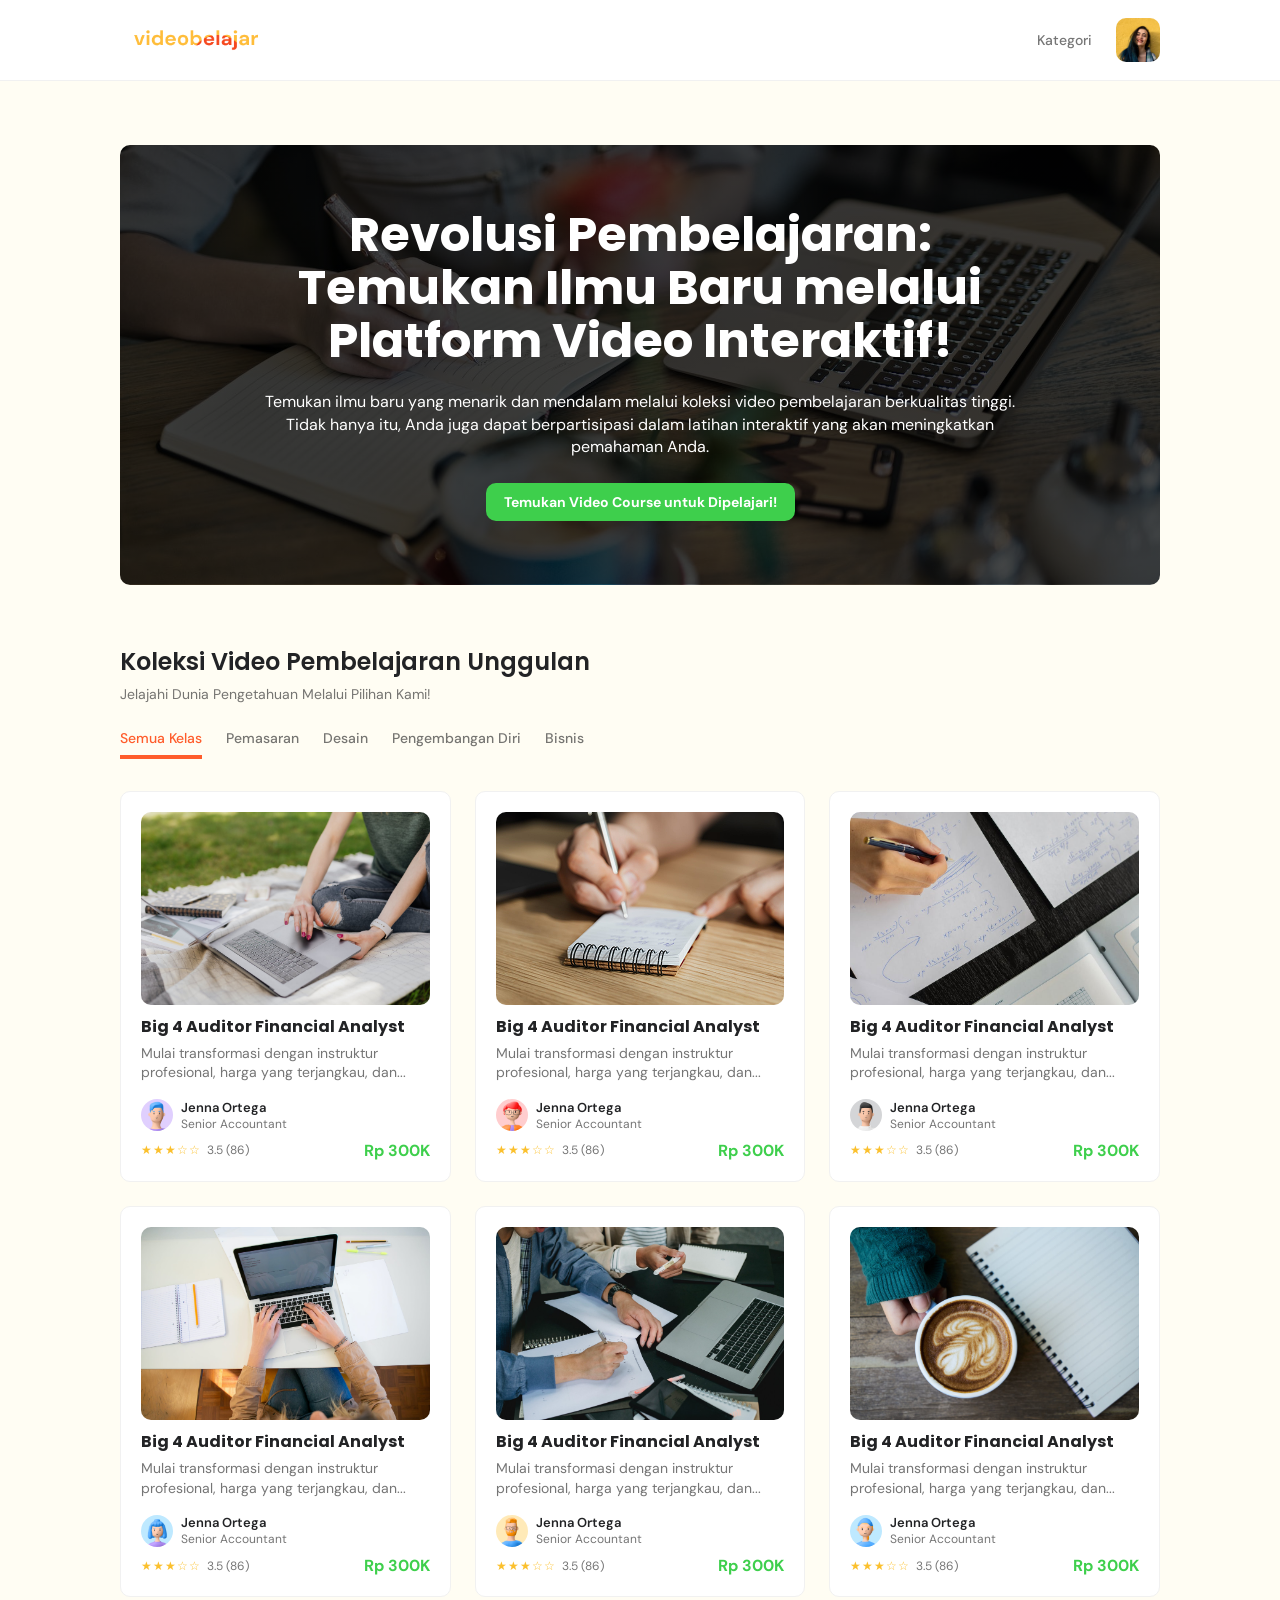
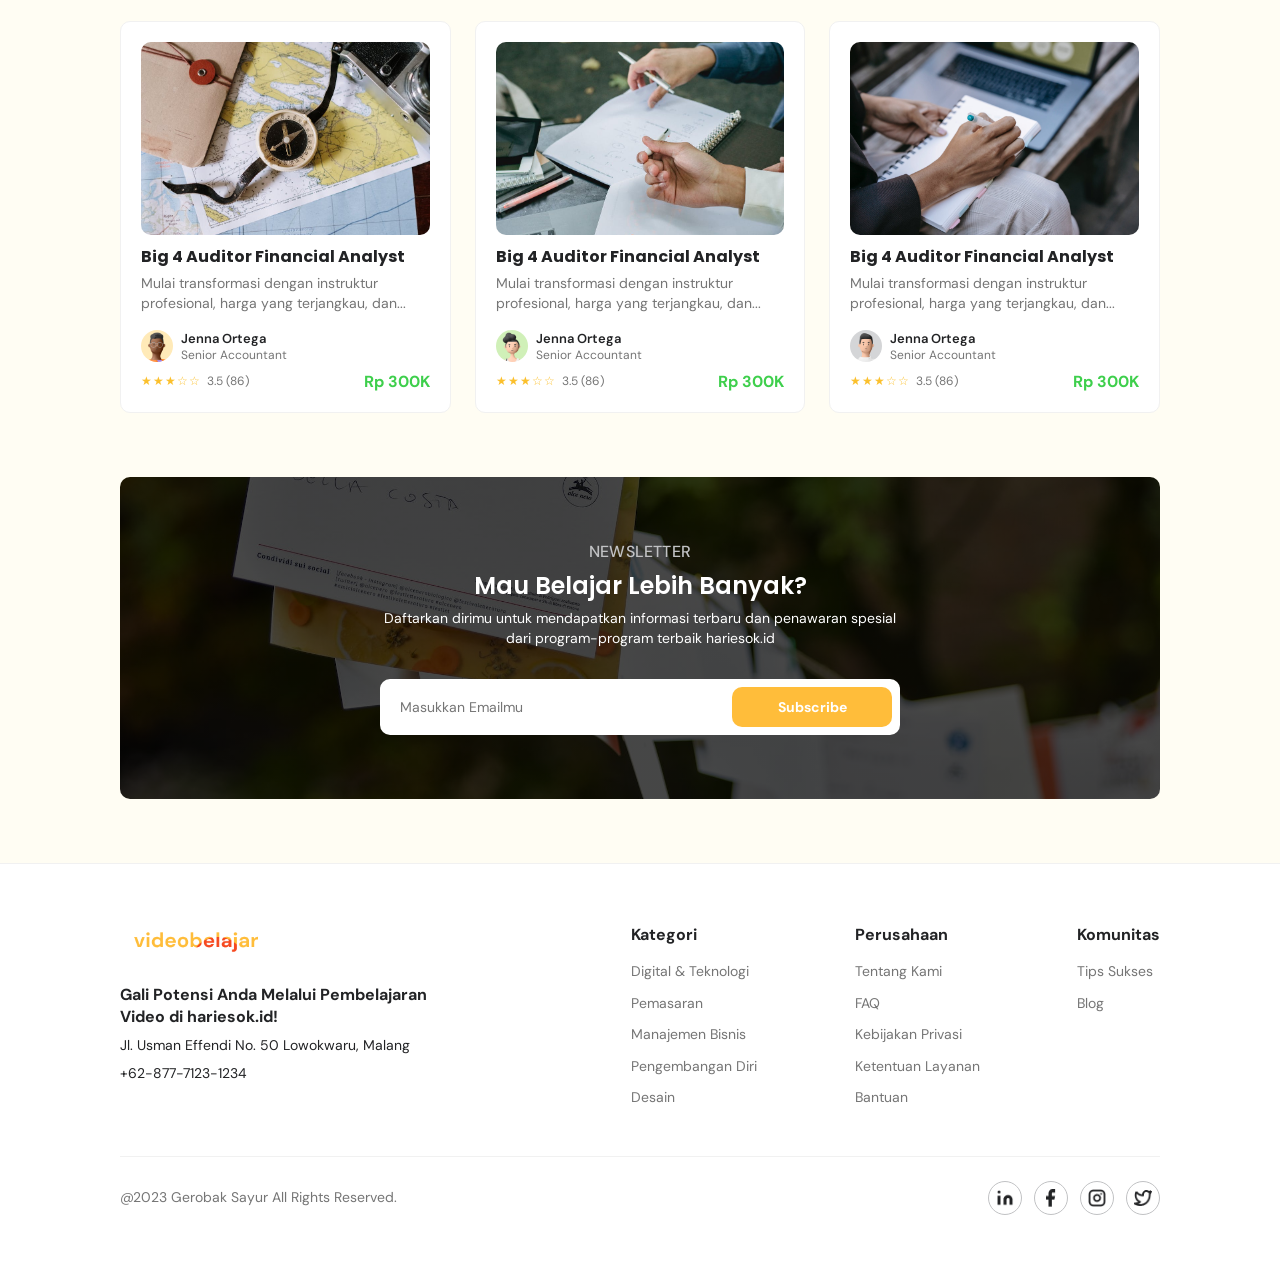
<file: index.html>
<!DOCTYPE html>
<html lang="id">
<head>
    <meta charset="UTF-8">
    <meta name="viewport" content="width=device-width, initial-scale=1.0">
    <title>Beranda - Video Belajar</title>
    <link rel="stylesheet" href="../styles/index.css">
</head>
<body>

    <!-- HEADER -->
    <header class="header">
        <nav class="navbar">
            <a href="./beranda.html" class="navbar-brand">
                <img src="../images/logo.png" alt="Logo Video Belajar" class="navbar-logo">
            </a>
    
            <button class="hamburger" type="button" aria-label="Menu">
                ☰
            </button>
    
            <div class="navbar-menu">
                <a href="#" class="navbar-link">Kategori</a>
                <img src="../images/avatar.png" alt="Profile" class="navbar-avatar">
            </div>
        </nav>
    </header>
    
    <main class="home-main">
        <section class="hero">
            <div class="hero-content">
                <h1>
                    Revolusi Pembelajaran: Temukan Ilmu Baru melalui Platform Video Interaktif!
                </h1>
    
                <p>
                    Temukan ilmu baru yang menarik dan mendalam melalui koleksi video pembelajaran berkualitas tinggi.
                    Tidak hanya itu, Anda juga dapat berpartisipasi dalam latihan interaktif yang akan meningkatkan
                    pemahaman Anda.
                </p>
    
                <a href="#" class="hero-button">
                    Temukan Video Course untuk Dipelajari!
                </a>
            </div>
        </section>
    
        <section class="course-section">
            <div class="section-heading">
                <h2>Koleksi Video Pembelajaran Unggulan</h2>
                <p>Jelajahi Dunia Pengetahuan Melalui Pilihan Kami!</p>
            </div>
    
            <div class="category-tabs">
                <a href="#" class="active">Semua Kelas</a>
                <a href="#">Pemasaran</a>
                <a href="#">Desain</a>
                <a href="#">Pengembangan Diri</a>
                <a href="#">Bisnis</a>
            </div>
    
            <div class="course-list">    
                <!-- CARD 1 -->
                <article class="course-card">
                    <img src="../images/course-1.jpg" alt="Course" class="course-image">

                    <div class="course-info">
                        <h3>Big 4 Auditor Financial Analyst</h3>
                        <p class="course-desc">
                            Mulai transformasi dengan instruktur profesional, harga yang terjangkau, dan...
                        </p>

                        <div class="mentor">
                            <img src="../images/avatar-1.png" alt="Mentor">
                            <div>
                                <h4>Jenna Ortega</h4>
                                <p>Senior Accountant</p>
                            </div>
                        </div>

                        <div class="course-bottom">
                            <div class="rating">
                                <span class="stars">★★★☆☆</span>
                                <span>3.5 (86)</span>
                            </div>
                            <strong>Rp 300K</strong>
                        </div>
                    </div>
                </article>

                <!-- CARD 2 -->
                <article class="course-card">
                    <img src="../images/course-2.png" alt="Course" class="course-image">

                    <div class="course-info">
                        <h3>Big 4 Auditor Financial Analyst</h3>
                        <p class="course-desc">
                            Mulai transformasi dengan instruktur profesional, harga yang terjangkau, dan...
                        </p>

                        <div class="mentor">
                            <img src="../images/avatar-2.png" alt="Mentor">
                            <div>
                                <h4>Jenna Ortega</h4>
                                <p>Senior Accountant</p>
                            </div>
                        </div>

                        <div class="course-bottom">
                            <div class="rating">
                                <span class="stars">★★★☆☆</span>
                                <span>3.5 (86)</span>
                            </div>
                            <strong>Rp 300K</strong>
                        </div>
                    </div>
                </article>

                <!-- CARD 3 -->
                <article class="course-card">
                    <img src="../images/course-3.jpg" alt="Course" class="course-image">

                    <div class="course-info">
                        <h3>Big 4 Auditor Financial Analyst</h3>
                        <p class="course-desc">
                            Mulai transformasi dengan instruktur profesional, harga yang terjangkau, dan...
                        </p>

                        <div class="mentor">
                            <img src="../images/avatar-3.png" alt="Mentor">
                            <div>
                                <h4>Jenna Ortega</h4>
                                <p>Senior Accountant</p>
                            </div>
                        </div>

                        <div class="course-bottom">
                            <div class="rating">
                                <span class="stars">★★★☆☆</span>
                                <span>3.5 (86)</span>
                            </div>
                            <strong>Rp 300K</strong>
                        </div>
                    </div>
                </article>

                <!-- CARD 4 -->
                <article class="course-card">
                    <img src="../images/course-4.jpg" alt="Course" class="course-image">
                    <div class="course-info">
                        <h3>Big 4 Auditor Financial Analyst</h3>
                        <p class="course-desc">Mulai transformasi dengan instruktur profesional, harga yang terjangkau, dan...</p>
                        <div class="mentor">
                            <img src="../images/avatar-4.png" alt="Mentor">
                            <div>
                                <h4>Jenna Ortega</h4>
                                <p>Senior Accountant</p>
                            </div>
                        </div>
                        <div class="course-bottom">
                            <div class="rating">
                                <span class="stars">★★★☆☆</span>
                                <span>3.5 (86)</span>
                            </div>
                            <strong>Rp 300K</strong>
                        </div>
                    </div>
                </article>

                <!-- CARD 5 -->
                <article class="course-card">
                    <img src="../images/course-5.jpg" alt="Course" class="course-image">
                    <div class="course-info">
                        <h3>Big 4 Auditor Financial Analyst</h3>
                        <p class="course-desc">Mulai transformasi dengan instruktur profesional, harga yang terjangkau, dan...</p>
                        <div class="mentor">
                            <img src="../images/avatar-5.png" alt="Mentor">
                            <div>
                                <h4>Jenna Ortega</h4>
                                <p>Senior Accountant</p>
                            </div>
                        </div>
                        <div class="course-bottom">
                            <div class="rating">
                                <span class="stars">★★★☆☆</span>
                                <span>3.5 (86)</span>
                            </div>
                            <strong>Rp 300K</strong>
                        </div>
                    </div>
                </article>

                <!-- CARD 6 -->
                <article class="course-card">
                    <img src="../images/course-6.jpg" alt="Course" class="course-image">
                    <div class="course-info">
                        <h3>Big 4 Auditor Financial Analyst</h3>
                        <p class="course-desc">Mulai transformasi dengan instruktur profesional, harga yang terjangkau, dan...</p>
                        <div class="mentor">
                            <img src="../images/avatar-6.png" alt="Mentor">
                            <div>
                                <h4>Jenna Ortega</h4>
                                <p>Senior Accountant</p>
                            </div>
                        </div>
                        <div class="course-bottom">
                            <div class="rating">
                                <span class="stars">★★★☆☆</span>
                                <span>3.5 (86)</span>
                            </div>
                            <strong>Rp 300K</strong>
                        </div>
                    </div>
                </article>

                <!-- CARD 7 -->
                <article class="course-card">
                    <img src="../images/course-7.jpg" alt="Course" class="course-image">
                    <div class="course-info">
                        <h3>Big 4 Auditor Financial Analyst</h3>
                        <p class="course-desc">Mulai transformasi dengan instruktur profesional, harga yang terjangkau, dan...</p>
                        <div class="mentor">
                            <img src="../images/avatar-7.png" alt="Mentor">
                            <div>
                                <h4>Jenna Ortega</h4>
                                <p>Senior Accountant</p>
                            </div>
                        </div>
                        <div class="course-bottom">
                            <div class="rating">
                                <span class="stars">★★★☆☆</span>
                                <span>3.5 (86)</span>
                            </div>
                            <strong>Rp 300K</strong>
                        </div>
                    </div>
                </article>

                <!-- CARD 8 -->
                <article class="course-card">
                    <img src="../images/course-8.jpg" alt="Course" class="course-image">
                    <div class="course-info">
                        <h3>Big 4 Auditor Financial Analyst</h3>
                        <p class="course-desc">Mulai transformasi dengan instruktur profesional, harga yang terjangkau, dan...</p>
                        <div class="mentor">
                            <img src="../images/avatar-8.png" alt="Mentor">
                            <div>
                                <h4>Jenna Ortega</h4>
                                <p>Senior Accountant</p>
                            </div>
                        </div>
                        <div class="course-bottom">
                            <div class="rating">
                                <span class="stars">★★★☆☆</span>
                                <span>3.5 (86)</span>
                            </div>
                            <strong>Rp 300K</strong>
                        </div>
                    </div>
                </article>

                <!-- CARD 9 -->
                <article class="course-card">
                    <img src="../images/course-9.jpg" alt="Course" class="course-image">
                    <div class="course-info">
                        <h3>Big 4 Auditor Financial Analyst</h3>
                        <p class="course-desc">Mulai transformasi dengan instruktur profesional, harga yang terjangkau, dan...</p>
                        <div class="mentor">
                            <img src="../images/avatar-9.png" alt="Mentor">
                            <div>
                                <h4>Jenna Ortega</h4>
                                <p>Senior Accountant</p>
                            </div>
                        </div>
                        <div class="course-bottom">
                            <div class="rating">
                                <span class="stars">★★★☆☆</span>
                                <span>3.5 (86)</span>
                            </div>
                            <strong>Rp 300K</strong>
                        </div>
                    </div>
                </article>
            </div>
        </section>

        <!-- NEWSLETTER -->
        <section class="newsletter">
            <div class="newsletter-content">
                <p class="newsletter-label">NEWSLETTER</p>
        
                <h2>Mau Belajar Lebih Banyak?</h2>
        
                <p class="newsletter-description">
                    Daftarkan dirimu untuk mendapatkan informasi terbaru dan penawaran spesial
                    dari program-program terbaik hariesok.id
                </p>
        
                <form class="newsletter-form">
                    <input type="email" placeholder="Masukkan Emailmu">
                    <button type="submit">Subscribe</button>
                </form>
            </div>
        </section>
    </main>

    <!-- FOOTER -->
    <footer class="footer">
        <div class="footer-container">
            <div class="footer-top">
                <div class="footer-brand">
                    <img src="../images/logo.png" alt="Logo Video Belajar" class="footer-logo">
    
                    <h3>
                        Gali Potensi Anda Melalui Pembelajaran<br>
                        Video di hariesok.id!
                    </h3>
    
                    <p>Jl. Usman Effendi No. 50 Lowokwaru, Malang</p>
                    <p>+62-877-7123-1234</p>
                </div>
    
                <div class="footer-menu">
                    <div class="footer-column">
                        <h4>Kategori</h4>
                        <a href="#">Digital & Teknologi</a>
                        <a href="#">Pemasaran</a>
                        <a href="#">Manajemen Bisnis</a>
                        <a href="#">Pengembangan Diri</a>
                        <a href="#">Desain</a>
                    </div>
    
                    <div class="footer-column">
                        <h4>Perusahaan</h4>
                        <a href="#">Tentang Kami</a>
                        <a href="#">FAQ</a>
                        <a href="#">Kebijakan Privasi</a>
                        <a href="#">Ketentuan Layanan</a>
                        <a href="#">Bantuan</a>
                    </div>
    
                    <div class="footer-column">
                        <h4>Komunitas</h4>
                        <a href="#">Tips Sukses</a>
                        <a href="#">Blog</a>
                    </div>
                </div>
            </div>
    
            <div class="footer-bottom">
                <p>@2023 Gerobak Sayur All Rights Reserved.</p>
    
                <div class="socials">
                    <a href="#" aria-label="LinkedIn">
                        <img src="../images/linkedin-icon.png" alt="LinkedIn">
                    </a>
                
                    <a href="#" aria-label="Facebook">
                        <img src="../images/facebook-icon.png" alt="Facebook">
                    </a>
                
                    <a href="#" aria-label="Instagram">
                        <img src="../images/instagram-icon.png" alt="Instagram">
                    </a>
                
                    <a href="#" aria-label="Twitter">
                        <img src="../images/twitter-icon.png" alt="Twitter">
                    </a>
                </div>
            </div>
        </div>
    </footer>

</body>
</html>
</file>
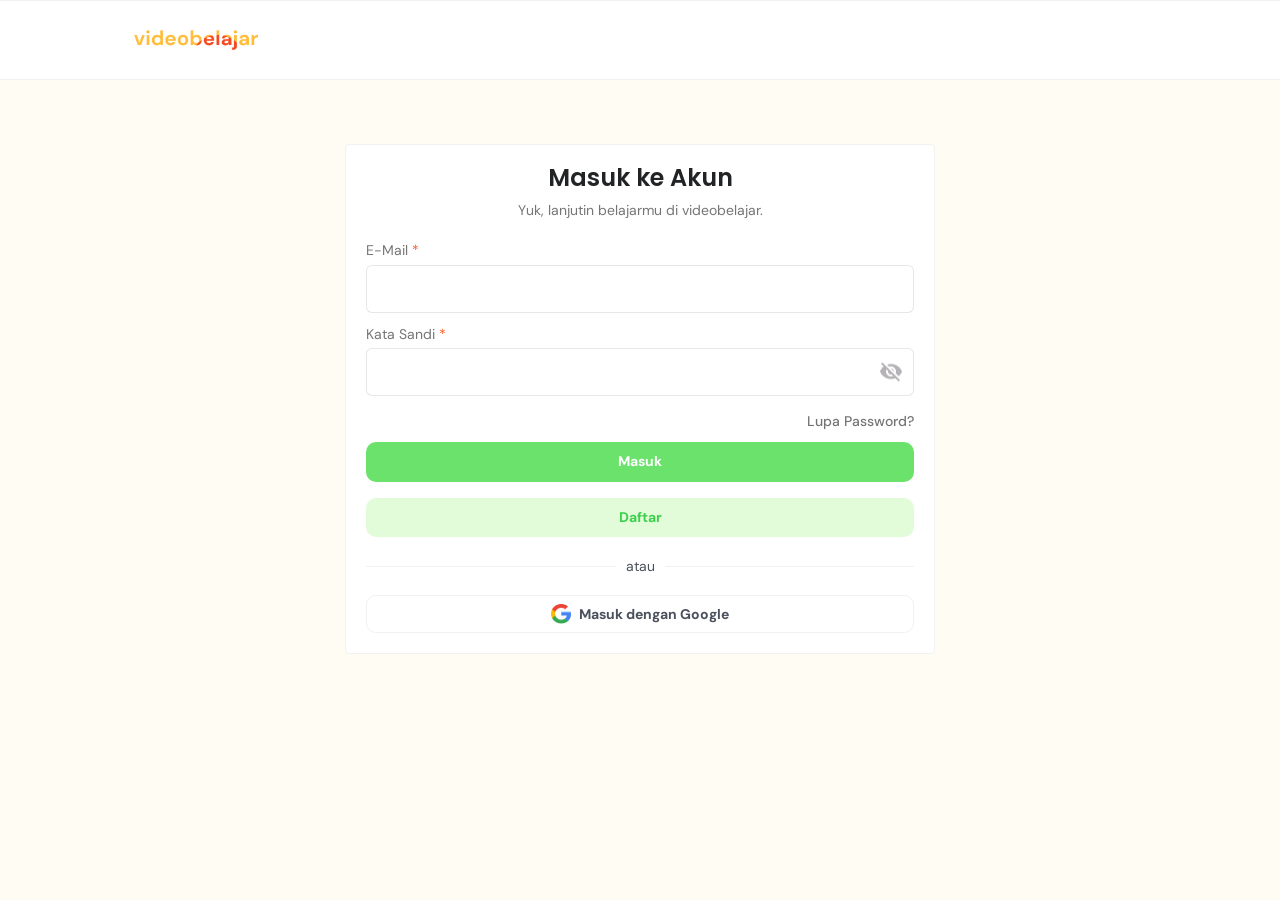
<file: pages/login.html>
<!DOCTYPE html>
<html lang="en">
<head>
    <meta charset="UTF-8">
    <meta name="viewport" content="width=device-width, initial-scale=1.0">
    <title>Login - Video Belajar</title>
    <link rel="stylesheet" href="../styles/authentication.css">
</head>
<body>
    <header class="header">
        <nav class="navbar">
            <img src="../images/logo.png" alt="Logo Video Belajar">
        </nav>
    </header>

    <main class="auth-card">
        <div class="welcome-message">
            <h1>Masuk ke Akun</h1>
            <p>Yuk, lanjutin belajarmu di videobelajar.</p>
        </div>

        <form action="../index.html" method="get">
            <div class="form-group">
                <label for="email">E-Mail <span class="required">*</span></label>
                <input class="form-input" type="email" id="email" required>
            </div>

            <div class="form-group">
                <label for="password">Kata Sandi <span class="required">*</span></label>
                <div class="password-wrapper">
                    <input class="form-input" type="password" id="password" required>
                    <img src="../images/eye-off-icon.png" class="eye-icon" alt="">
                </div>
                <a href="#" class="lupa-password">Lupa Password?</a>
            </div>

            <div class="form-action">
                <button type="submit" class="btn btn-primary-default">Masuk</button>
                <a href="./register.html" class="btn btn-primary-100">Daftar</a>
            </div>
        </form>

            <div class="divider"><span>atau</span></div>

            <button type="button" class="btn btn-google">
                <img src="../images/google-icon.png" alt="">
                <span>Masuk dengan Google</span>
            </button>
        </form>
    </main>
</body>
</html>
</file>
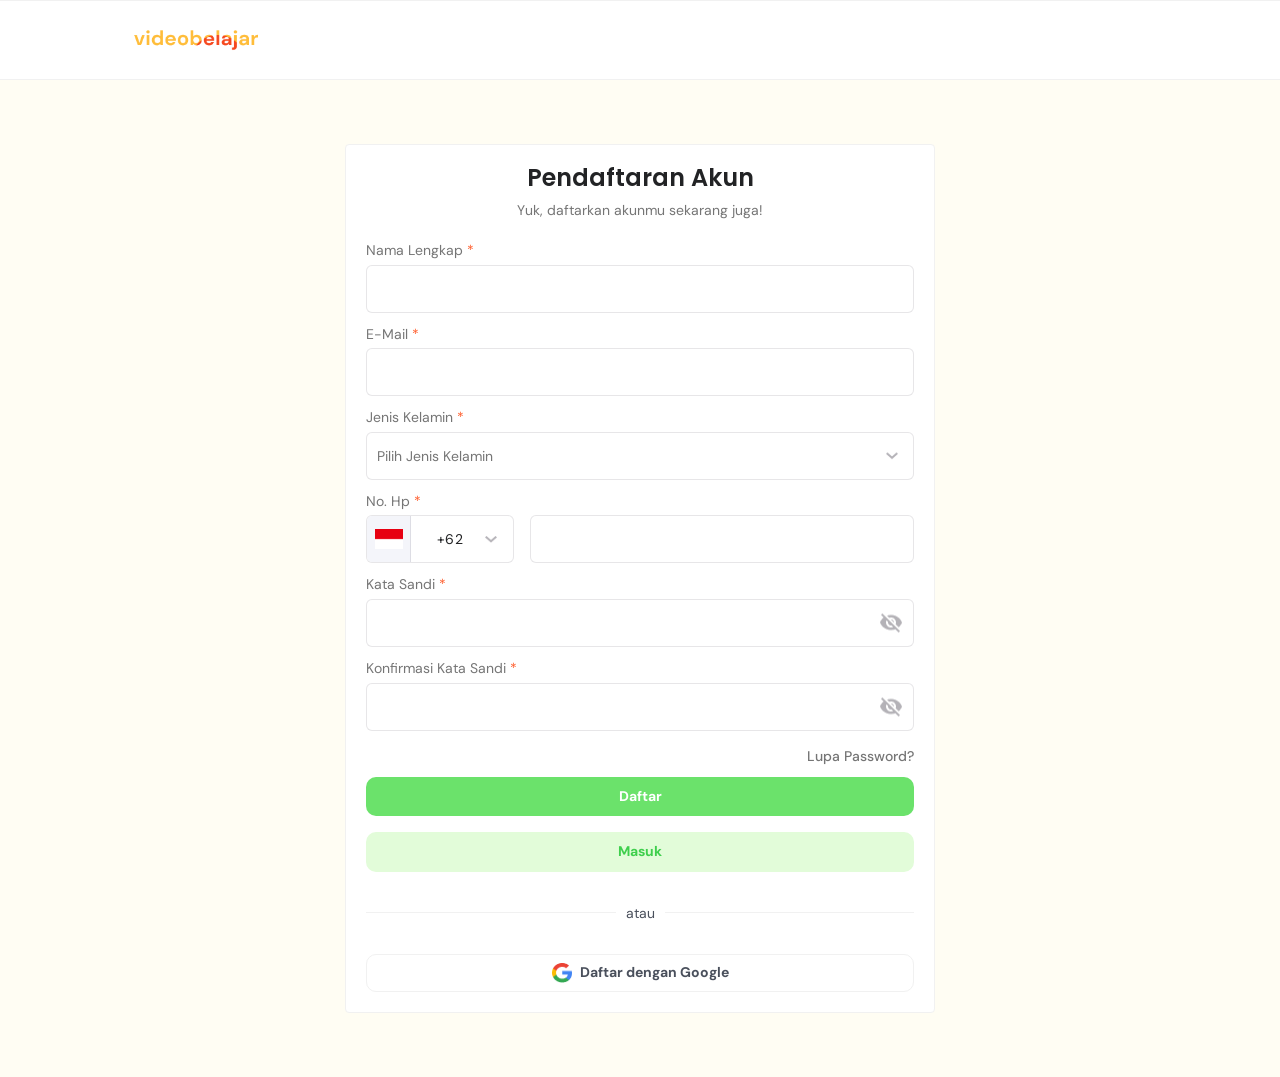
<file: pages/register.html>
<!DOCTYPE html>
<html lang="en">
<head>
    <meta charset="UTF-8">
    <meta name="viewport" content="width=device-width, initial-scale=1.0">
    <title>Register - Video Belajar</title>
    <link rel="stylesheet" href="../styles/authentication.css">
</head>
<body>
    <header class="header">
        <nav class="navbar">
            <img src="/images/logo.png" alt="Logo Video Belajar">
        </nav>
    </header>

    <main class="auth-card">
        <div class="welcome-message">
            <h1>Pendaftaran Akun</h1>
            <p>Yuk, daftarkan akunmu sekarang juga!</p>
        </div>

        <form action="../index.html" method="get">
            <div class="form-group">
                <label for="fullname">Nama Lengkap <span class="required">*</span></label>
                <input class="form-input" type="text" id="fullname" required>
            </div>

            <div class="form-group">
                <label for="email">E-Mail <span class="required">*</span></label>
                <input class="form-input" type="email" id="email" required>
            </div>

            <div class="form-group">
                <label for="gender">
                    Jenis Kelamin <span class="required">*</span>
                </label>
            
                <div class="select-wrapper">
                    <select class="form-input" id="gender" name="gender" required>
                        <option value="" disabled selected hidden>
                            Pilih Jenis Kelamin
                        </option>
                        <option value="pria">Pria</option>
                        <option value="wanita">Wanita</option>
                    </select>
            
                    <img src="../images/cheffron-down-icon.png" class="chevron-icon" alt="">
                </div>
            </div>

            <div class="form-group">
                <label for="phone">No. Hp <span class="required">*</span></label>
                <div class="phone-wrapper">
                    <div class="country-code">
                        <div class="flag-box">
                            <img src="../images/indonesia-icon.png" class="flag-icon" alt="Indonesia">
                        </div>
                
                        <div class="code-box">
                            <span>+62</span>
                            <img src="../images/cheffron-down-icon.png" class="phone-chevron" alt="">
                        </div>
                    </div>
                
                    <input class="form-input phone-input" type="tel" id="phone" name="phone" inputmode="numeric" pattern="[0-9]{9,13}" required>
                </div>
            </div>

            <div class="form-group">
                <label for="password">Kata Sandi <span class="required">*</span></label>
                <div class="password-wrapper">
                    <input class="form-input" type="password" id="password" required>
                    <img src="/images/eye-off-icon.png" class="eye-icon" alt="">
                </div>
            </div>

            <div class="form-group">
                <label for="confirm-password">Konfirmasi Kata Sandi <span class="required">*</span></label>
                <div class="password-wrapper">
                    <input class="form-input" type="password" id="confirm-password" required>
                    <img src="/images/eye-off-icon.png" class="eye-icon" alt="">
                </div>

                <a href="#" class="lupa-password">Lupa Password?</a>
            </div>

            <div class="form-action">
                <button type="submit" class="btn btn-primary-default">Daftar</button>
                <a href="./login.html" class="btn btn-primary-100">Masuk</a>
            </div>

            <div class="divider"><span>atau</span></div>

            <button type="button" class="btn btn-google">
                <img src="/images/google-icon.png" alt="">
                <span>Daftar dengan Google</span>
            </button>
        </form>
    </main>
</body>
</html>
</file>
<file: styles/index.css>
@import url("./global.css");

* {
    margin: 0;
    padding: 0;
    box-sizing: border-box;
}

body {
    background-color: #fffdf3;
    color: #222325;
    font-family: "DM Sans", sans-serif;
}

a {
    text-decoration: none;
}

/* =========================
   HEADER & NAVBAR
========================= */

.header {
    width: 100%;
    background-color: #ffffff;
    border-bottom: 1px solid #f1f1f1;
}

.navbar {
    width: 100%;
    height: 74px;

    padding: 16px 24px;

    display: flex;
    align-items: center;
    justify-content: space-between;
}

.navbar-brand {
    display: flex;
    align-items: center;
}

.navbar-logo {
    width: 152px;
    height: auto;
}

.hamburger {
    display: block;

    border: none;
    background: transparent;

    font-size: 24px;
    color: #333333;

    cursor: pointer;
}

.navbar-menu {
    display: none;
}

.navbar-link {
    font-size: 14px;
    font-weight: 500;
    color: rgba(51, 51, 51, 0.68);
    text-decoration: none;
}

.navbar-link:hover {
    color: #222325;
}

.navbar-avatar {
    width: 44px;
    height: 44px;

    border-radius: 10px;
    object-fit: cover;
}

/* =========================
   HERO
========================= */

.hero {
    width: 100%;
    min-height: 400px;

    padding: 64px 20px;

    display: flex;
    justify-content: center;
    align-items: center;

    border-radius: 10px;
    overflow: hidden;

    background-image:
        linear-gradient(rgba(0, 0, 0, 0.72), rgba(0, 0, 0, 0.72)),
        url("../images/hero-bg.jpg");

    background-size: cover;
    background-position: center;
    background-repeat: no-repeat;
}

.hero-content {
    max-width: 760px;

    display: flex;
    flex-direction: column;
    align-items: center;
    gap: 24px;

    text-align: center;
    color: #ffffff;
}

.hero-content h1 {
    font-family: "Poppins", sans-serif;
    font-size: 24px;
    font-weight: 700;
    line-height: 110%;
}

.hero-content p {
    font-size: 14px;
    font-weight: 400;
    line-height: 140%;
}

.hero-button {
    display: flex;
    justify-content: center;
    align-items: center;

    padding: 10px 18px;

    border-radius: 10px;

    background-color: #3ECF4C;
    color: #ffffff;

    font-size: 14px;
    font-weight: 700;
    text-decoration: none;
}

.hero-button:hover {
    background-color: #2FB344;
}

/* =========================
   MAIN CONTENT
========================= */

.home-main {
    width: calc(100% - 40px);
    max-width: 1200px;

    margin: 28px auto;

    display: flex;
    flex-direction: column;
    gap: 28px;
}

.course-section {
    width: 100%;
}

.section-heading {
    margin-bottom: 24px;
}

.section-heading h2 {
    font-family: "Poppins", sans-serif;
    font-size: 24px;
    font-weight: 600;
    line-height: 110%;
    margin-bottom: 10px;
}

.section-heading p {
    font-size: 14px;
    line-height: 140%;
    color: rgba(51, 51, 51, 0.68);
}

/* =========================
   CATEGORY TABS
========================= */

.category-tabs {
    display: flex;
    gap: 24px;

    overflow-x: auto;

    margin-bottom: 24px;
    padding-bottom: 8px;
}

.category-tabs a {
    flex-shrink: 0;

    color: rgba(51, 51, 51, 0.68);

    font-size: 14px;
    font-weight: 500;
    padding-bottom: 8px;
}

.category-tabs a.active {
    color: #ff5c2b;
    border-bottom: 4px solid #ff5c2b;
}

/* =========================
   COURSE CARD
========================= */

.course-list {
    display: grid;
    grid-template-columns: 1fr;
    gap: 16px;
}

.course-card {
    display: flex;
    gap: 12px;

    padding: 12px;

    background-color: #ffffff;

    border: 1px solid #f1f1f1;
    border-radius: 10px;
}

.course-image {
    width: 82px;
    height: 82px;

    flex-shrink: 0;

    border-radius: 10px;

    object-fit: cover;
}

.course-info {
    width: 100%;
}

.course-info h3 {
    font-family: "Poppins", sans-serif;
    font-size: 16px;
    line-height: 120%;
    margin-bottom: 8px;
}

.course-desc {
    display: none;
}

.mentor {
    display: flex;
    align-items: center;
    gap: 8px;

    margin-bottom: 8px;
}

.mentor img {
    width: 32px;
    height: 32px;

    border-radius: 50%;
    object-fit: cover;
}

.mentor h4 {
    font-size: 13px;
    font-weight: 600;
}

.mentor p {
    font-size: 12px;
    color: rgba(51, 51, 51, 0.68);
}

.course-bottom {
    display: flex;
    justify-content: space-between;
    align-items: center;
}

.rating {
    display: flex;
    align-items: center;
    gap: 6px;

    font-size: 12px;
    color: rgba(51, 51, 51, 0.68);
}

.stars {
    color: #fbc02d;
    letter-spacing: 1px;
}

.course-bottom strong {
    font-size: 16px;
    color: #3ecf4c;
}

/* =========================
   NEWSLETTER
========================= */

.newsletter {
    width: 100%;
    min-height: 320px;

    padding: 64px 20px;

    display: flex;
    justify-content: center;
    align-items: center;

    border-radius: 10px;
    overflow: hidden;

    background-image:
        linear-gradient(rgba(0, 0, 0, 0.72), rgba(0, 0, 0, 0.72)),
        url("../images/newsletter-bg.jpg");

    background-size: cover;
    background-position: center;
    background-repeat: no-repeat;
}

.newsletter-content {
    max-width: 525px;

    display: flex;
    flex-direction: column;
    align-items: center;
    gap: 10px;

    text-align: center;
    color: #ffffff;
}

.newsletter-label {
    font-size: 16px;
    font-weight: 500;
    line-height: 140%;
    letter-spacing: 0.2px;
    color: #c1c2c4;
}

.newsletter-content h2 {
    font-family: "Poppins", sans-serif;
    font-size: 24px;
    font-weight: 600;
    line-height: 110%;
    color: #ffffff;
}

.newsletter-description {
    font-size: 14px;
    line-height: 140%;
    color: #ffffff;
    margin-bottom: 20px;
}

.newsletter-form {
    width: 100%;

    display: flex;
    flex-direction: column;
    gap: 12px;
}

.newsletter-form input {
    width: 100%;
    height: 40px;

    padding: 10px 12px;

    border: none;
    border-radius: 10px;

    text-align: center;
    font-size: 14px;
}

.newsletter-form button {
    width: 100%;
    height: 40px;

    border: none;
    border-radius: 10px;

    background-color: #ffbd3a;
    color: #ffffff;

    font-size: 14px;
    font-weight: 700;

    cursor: pointer;
}

.newsletter-form button:hover {
    background-color: #f0aa21;
}

/* =========================
   FOOTER
========================= */

.footer {
    width: 100%;
    background-color: #ffffff;
    border-top: 1px solid #f1f1f1;
}

.footer-container {
    width: calc(100% - 40px);
    max-width: 1200px;

    margin: 0 auto;
    padding: 20px 0;
}

.footer-top {
    display: flex;
    flex-direction: column;
    gap: 20px;
}

.footer-brand {
    display: flex;
    flex-direction: column;
    gap: 8px;
}

.footer-logo {
    width: 152px;
    height: auto;
    margin-bottom: 8px;
}

.footer-brand h3 {
    font-size: 14px;
    font-weight: 700;
    line-height: 140%;
    color: #222325;
}

.footer-brand p {
    font-size: 14px;
    font-weight: 400;
    line-height: 140%;
    color: #222325;
}

.footer-menu {
    display: flex;
    flex-direction: column;
}

.footer-column h4 {
    position: relative;

    padding: 12px 0;

    font-size: 16px;
    font-weight: 700;
    line-height: 140%;
    color: #222325;
}

.footer-column h4::after {
    content: "›";

    position: absolute;
    right: 0;
    top: 50%;

    transform: translateY(-50%);

    font-size: 28px;
    font-weight: 400;
    color: rgba(51, 51, 51, 0.68);
}

.footer-column a {
    display: none;
}

.footer-bottom {
    margin-top: 20px;
    padding-top: 20px;

    border-top: 1px solid #f1f1f1;

    display: flex;
    flex-direction: column-reverse;
    gap: 16px;
}

.footer-bottom p {
    font-size: 14px;
    line-height: 140%;
    color: rgba(51, 51, 51, 0.68);
}

.socials {
    display: flex;
    align-items: center;
    gap: 12px;
}

.socials a {
    width: 34px;
    height: 34px;

    display: flex;
    justify-content: center;
    align-items: center;

    border: 1px solid #c1c2c4;
    border-radius: 50%;

    text-decoration: none;
}

.socials img {
    width: 18px;
    height: 18px;
    object-fit: contain;
}

/* =========================
   DESKTOP
========================= */

@media (min-width: 1024px) {
    .navbar {
        height: 80px;
        padding: 12px 120px;
    }

    .hamburger {
        display: none;
    }

    .navbar-menu {
        display: flex;
        align-items: center;
        gap: 24px;
    }

    .home-main {
        width: calc(100% - 240px);
        max-width: 1200px;

        margin: 64px auto;
        gap: 64px;
    }

    .hero {
        min-height: 400px;
        padding: 64px;
    }

    .hero-content h1 {
        font-size: 48px;
    }

    .hero-content p {
        font-size: 16px;
    }

    .course-list {
        grid-template-columns: repeat(3, 1fr);
        gap: 24px;
    }

    .course-card {
        flex-direction: column;
        padding: 20px;
    }

    .course-image {
        width: 100%;
        height: 193px;
    }

    .course-desc {
        display: block;

        font-size: 14px;
        line-height: 140%;
        color: rgba(51, 51, 51, 0.68);

        margin-bottom: 16px;
    }

    .newsletter {
        padding: 64px;
    }

    .newsletter-form {
        max-width: 520px;
        margin: 0 auto;

        flex-direction: row;

        background-color: #ffffff;
        padding: 8px;

        border-radius: 10px;
    }

    .newsletter-form input {
        flex: 1;
        text-align: left;
    }

    .newsletter-form button {
        width: 160px;
    }

    .footer {
        margin-top: 64px;
    }

    .footer-container {
        width: calc(100% - 240px);
        max-width: 1200px;

        margin: 0 auto;
        padding: 60px 0;
    }

    .footer-top {
        display: grid;
        grid-template-columns: 1fr 1.35fr;
        gap: 120px;
        align-items: flex-start;
    }

    .footer-brand {
        max-width: 430px;
    }

    .footer-logo {
        margin-bottom: 16px;
    }

    .footer-brand h3 {
        font-size: 16px;
        line-height: 140%;
    }

    .footer-menu {
        display: grid;
        grid-template-columns: repeat(3, max-content);
        justify-content: space-between;
        gap: 64px;
    }

    .footer-column {
        display: flex;
        flex-direction: column;
        gap: 12px;
    }

    .footer-column h4 {
        padding: 0;
        margin-bottom: 4px;

        font-size: 16px;
        font-weight: 700;
    }

    .footer-column h4::after {
        display: none;
    }

    .footer-column a {
        display: block;

        font-size: 14px;
        line-height: 140%;
        color: rgba(51, 51, 51, 0.68);
        text-decoration: none;
        white-space: nowrap;
    }

    .footer-column a:hover {
        color: #222325;
    }

    .footer-bottom {
        margin-top: 48px;
        padding-top: 24px;

        display: flex;
        flex-direction: row;
        justify-content: space-between;
        align-items: center;
    }

    .socials {
        margin-left: auto;
    }
}
</file>
<file: styles/authentication.css>
@import url("./global.css");

* {
    margin: 0;
    padding: 0;
    box-sizing: border-box;
}

body {
    background-color: #fffdf3;
    min-height: 100vh;
}

/* Header */

.header {
    width: 100%;
    background-color: #ffffff;
}

.navbar {
    width: 100%;
    height: 74px;
    padding: 16px 24px;

    display: flex;
    align-items: center;

    border-top: 1px solid #f1f1f1;
    border-bottom: 1px solid #f1f1f1;
}

.navbar img {
    width: 152px;
    height: auto;
}

/* Card */

.auth-card {
    width: calc(100% - 40px);
    max-width: 590px;

    margin: 28px auto;
    padding: 20px;

    background-color: #ffffff;
    border: 1px solid #f1f1f1;
    border-radius: 4px;
}

/* Text */

.welcome-message {
    margin-bottom: 20px;
    text-align: center;
}

.welcome-message h1 {
    margin-bottom: 10px;

    font-family: "Poppins", sans-serif;
    font-size: 24px;
    font-weight: 600;
    line-height: 110%;
    color: #222325;
}

.welcome-message p {
    font-size: 14px;
    line-height: 140%;
    color: rgba(51, 51, 51, 0.68);
}

/* Form */

form {
    display: flex;
    flex-direction: column;
    gap: 12px;
}

.form-group {
    display: flex;
    flex-direction: column;
    gap: 4px;
}

.form-group label {
    font-size: 14px;
    line-height: 140%;
    color: rgba(51, 51, 51, 0.68);
}

.required {
    color: #ff5c2b;
}

.form-input {
    width: 100%;
    height: 48px;

    padding: 12px 10px;

    border: 1px solid rgba(58, 53, 65, 0.12);
    border-radius: 6px;
    background-color: #ffffff;

    font-size: 14px;
    color: rgba(51, 51, 51, 0.68);
}

/* Password */

.password-wrapper {
    position: relative;
}

.eye-icon {
    position: absolute;
    top: 50%;
    right: 12px;

    transform: translateY(-50%);

    width: 22px;
    height: 19px;
    cursor: pointer;
}

/* Select */

.select-wrapper {
    position: relative;
    cursor: pointer;
}

.select-wrapper select {
    appearance: none;
    padding-right: 44px;
}

.select-wrapper .chevron-icon {
    position: absolute;
    top: 50%;
    right: 16px;

    transform: translateY(-50%);

    width: 12px;
    height: 7px;

    pointer-events: none;
}

/* Phone */

.phone-wrapper {
    display: flex;
    gap: 16px;
    width: 100%;
}

.country-code {
    width: 148px;
    height: 48px;

    display: flex;
    overflow: hidden;

    border: 1px solid rgba(58, 53, 65, 0.12);
    border-radius: 6px;
    background-color: #ffffff;
}

.flag-box {
    width: 44px;
    height: 100%;

    display: flex;
    justify-content: center;
    align-items: center;

    background-color: rgba(244, 245, 250, 1);
    border-right: 1px solid rgba(58, 53, 65, 0.12);
}

.flag-icon {
    width: 28px;
    height: 20px;
    object-fit: cover;
}

.code-box {
    flex: 1;

    display: flex;
    align-items: center;
    justify-content: center;
    gap: 8px;

    padding: 14px;
}

.code-box span {
    font-size: 14px;
    color: rgba(34, 35, 37, 1);
    line-height: 140%;
    font-weight: 400;
    letter-spacing: 0.2px;
    padding: 14px;
    padding-left: 10px;
}

.phone-chevron {
    width: 12px;
    height: 7px;
}

.country-code span {
    font-size: 14px;
    color: #222325;
}

.country-code .chevron-icon {
    width: 12px;
    height: 7px;
    margin-left: 14px;
}

.phone-input {
    flex: 1;
}

/* Link */

.lupa-password {
    display: flex;
    justify-content: flex-end;

    margin-top: 12px;

    text-decoration: none;
    font-size: 14px;
    font-weight: 500;
    color: rgba(51, 51, 51, 0.68);
}

.lupa-password:hover {
    text-decoration: underline;
}

/* Button */

.form-action {
    display: flex;
    flex-direction: column;
    gap: 16px;
    width: 100%;
}

.btn {
    width: 100%;

    display: flex;
    justify-content: center;
    align-items: center;
    gap: 8px;

    padding: 10px 22px;

    border: none;
    border-radius: 10px;
    background-color: transparent;

    text-decoration: none;
    font-size: 14px;
    font-weight: 700;
    line-height: 140%;

    cursor: pointer;
    transition: background-color 0.2s ease;
}

.btn-primary-default {
    background-color: #6be26b;
    color: #ffffff;
}

.btn-primary-default:hover {
    background-color: #3ecf4c;
}

.btn-primary-100 {
    background-color: #e2fcd9;
    color: #3ecf4c;
}

.btn-primary-100:hover {
    background-color: #d4f6c8;
}

/* Divider */

.divider {
    display: flex;
    align-items: center;
    gap: 10px;

    width: 100%;
    margin: 20px 0;
}

.divider::before,
.divider::after {
    content: "";
    flex: 1;
    height: 1px;
    background-color: #f1f1f1;
}

.divider span {
    font-size: 14px;
    color: #4a505c;
}

/* Google Button */

.btn-google {
    padding: 8px 26px;

    border: 1px solid #f1f1f1;
    background-color: #ffffff;
    color: #4a505c;
}

.btn-google:hover {
    background-color: #f8f8f8;
}

.btn-google img {
    width: 20px;
    height: 20px;
}

/* Desktop */

@media (min-width: 1024px) {
    .navbar {
        height: 80px;
        padding: 12px 120px;
    }

    .auth-card {
        margin: 64px auto;
    }
}
</file>
